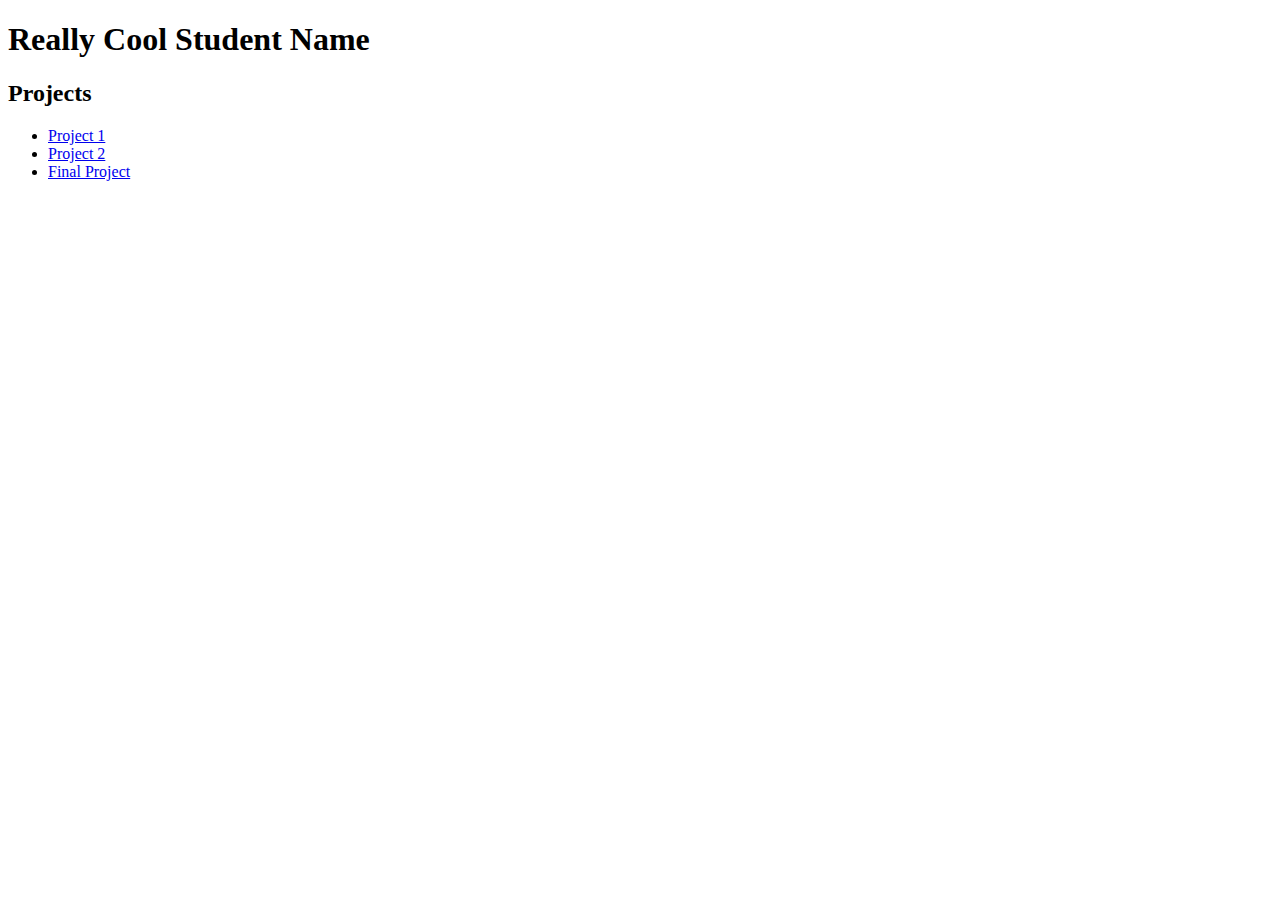
<file: index.html>
<!DOCTYPE html>
<html>

<head>
	<meta name="viewport" content="width=device-width, initial-scale=1">
	<title>Web Programming | STUDENT NAME | Projects</title>
</head>

<body>

	<h1>Really Cool Student Name</h1>

	<h2>Projects</h2>

	<ul>
		<li><a href="project1">Project 1</a></li>
		<li><a href="project2">Project 2</a></li>
		<li><a href="project3">Final Project</a></li>
	</ul>

</body>

</html>
</file>
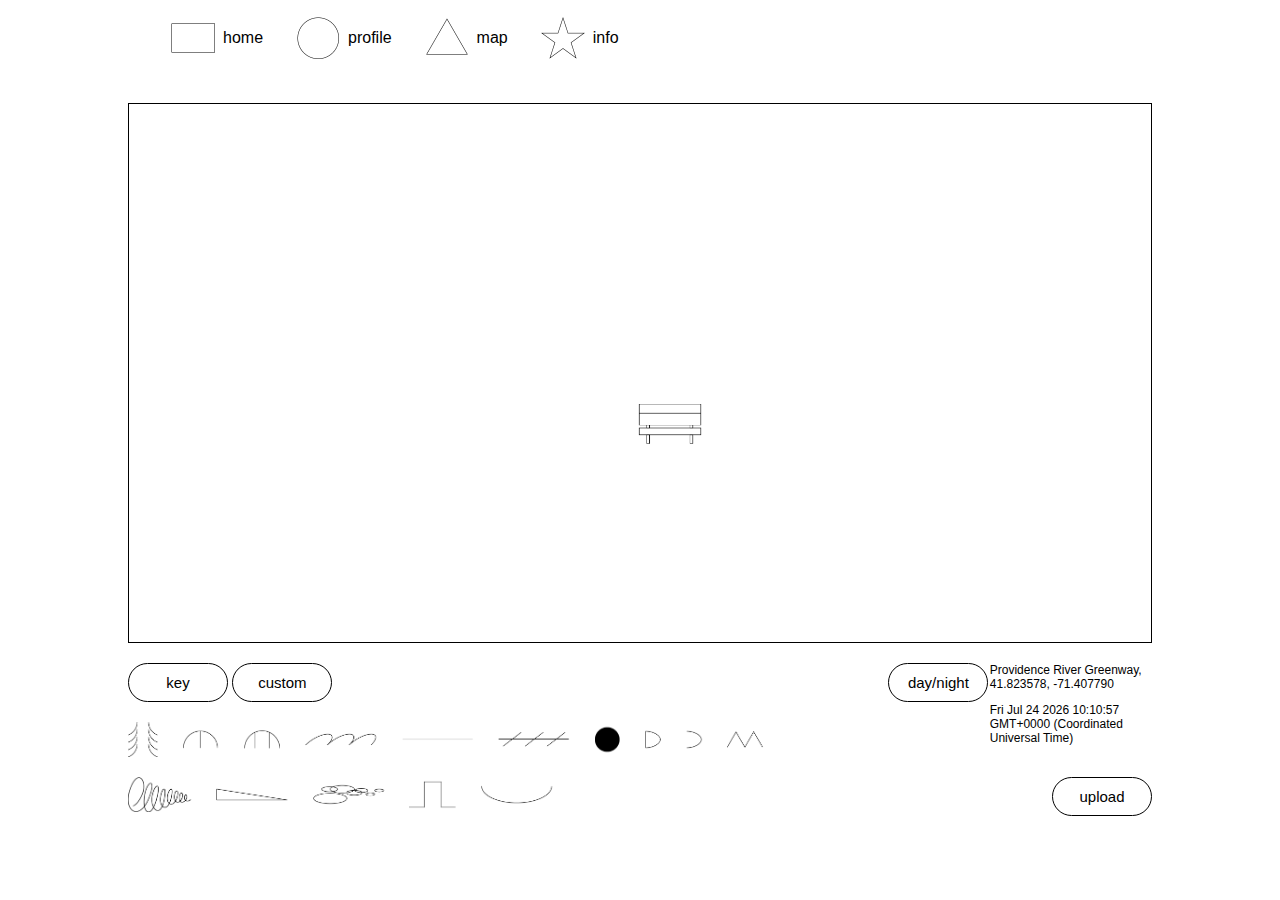
<file: Fixed Drag Code/index.html>
<!DOCTYPE html>
<html lang="en">
<link rel="stylesheet" href="style.css">

<head>
	<meta charset="UTF-8">
	<meta http-equiv="X-UA-Compatible" content="IE=edge">
	<meta name="viewport" content="width=device-width, initial-scale=1.0">
	<title>Document</title>

</head>


<nav>
		<ul>
			<li><img src = "assets/Frame 1.png"><a href="index.html">home</a></li>
			<li><img src = "assets/Frame 2.png"><a href="Profile.html">profile</a></li>
			<li><img src = "assets/Frame 3.png"><a href="Map.html">map</a></li>
			<li><img src = "assets/Frame 4.png"><a href="Info.html">info</a></li>
		</ul>
	</nav>


<body onmousemove="setMousePosition()">

	<div class="container" onmouseout="grabEnd()">
		<div id="frame">
				<img src="assets/Bench.png"
				width=80px;
				style="margin-left:49%;
				margin-top:300px;"
				border: 2px;>

		</div>

		<div class="tabs">
				<div>
					<button>key</button>
					<button>custom</button>



					<div class= "flexkey">

								<div id="key" class="key">
									<img src="assets/img1.png" onmousedown="addImg(1);playAudioAlt(1)">
									<img src="assets/img2.png" onmousedown="addImg(2);playAudioAlt(2)">
									<img src="assets/img3.png" onmousedown="addImg(3);playAudioAlt(3)">
									<img src="assets/img4.png" onmousedown="addImg(4);playAudioAlt(4)">
									<img src="assets/img5.png" onmousedown="addImg(5);playAudioAlt(5)">
									<img src="assets/img6.png" onmousedown="addImg(6);playAudioAlt(6)">
									<img src="assets/img7.png" onmousedown="addImg(7);playAudioAlt(7)">
									<img src="assets/img8.png" onmousedown="addImg(8);playAudioAlt(8)">
									<img src="assets/img9.png" onmousedown="addImg(9);playAudioAlt(9)">

									<img src="assets/img10.png" onmousedown="addImg(10);playAudioAlt(10)">
									<div class= "label">
										<p></p>
									<!-- <p>tree   two-footed animal</p> -->
									</div>
									<img src="assets/img11.png" onmousedown="addImg(11);playAudioAlt(11)">
									<img src="assets/img12.png" onmousedown="addImg(12);playAudioAlt(12)">
									<img src="assets/img13.png" onmousedown="addImg(13);playAudioAlt(13)">
									<img src="assets/img14.png" onmousedown="addImg(14);playAudioAlt(14)">
									<!-- <img src="assets/img15.png" onmousedown="addImg(15);playAudioAlt(15)"> -->
									<img src="assets/img16.png" onmousedown="addImg(16);playAudioAlt(16)">


									<!-- <img src="assets/img2.svg" onmousedown="addImg(2)">
									<img src="assets/img3.svg" onmousedown="addImg(3)">
									<img src="assets/img4.svg" onmousedown="addImg(4)">
									<img src="assets/img5.svg" onmousedown="addImg(5)"> -->



</div>

				</div>
		</div>


<div class= "background">
<!-- <button onclick="myFunction2()" class= "day">day</button> -->
<button onclick="myFunction()" class= "night">day/night</button>

</div>

		<div class="location">

				Providence River Greenway, 41.823578, -71.407790
				<p id = "date-time"></p>
				<p id = "date-day"></p>

				<div class="button-container">
			<button id = "upload">upload</button>

				</div>

		</div>


	<script>
		// Get the mouse coordinates to make the images draggable later on
		let mouseX = 0;
		let mouseY = 0;
		function setMousePosition() {
			let e = window.event;
			mouseX = e.clientX;
			mouseY = e.clientY;
		}

		let body = document.querySelector("body");
		let imageNumber = 0; // This is the current image number
		function addImg(key) {
			// Add new image to document
			body.innerHTML += `<img id="img${imageNumber}" class="image-draggable" src="assets/img${key}.png" onmousedown="grabStart(this);playAudio(this)" onmouseup="grabEnd()" data-imgid="${key}">`

			img = document.querySelector("#img"+imageNumber);
			img.style.left = (mouseX-20)+"px";
			img.style.top = (mouseY-20)+"px";
			grabStart(img);

			// Increment image number so that the next image has a unique ID
			imageNumber += 1;
		}

		// Start dragging
		let dragState;
		function grabStart(img) {
			dragState = setInterval(function() {
				img.style.left = (mouseX-20)+"px";
				img.style.top = (mouseY-20)+"px";
			}, 1);
		}
		// End dragging
		function grabEnd() {
			clearInterval(dragState);
		}

		//Date
		var dt = new Date();
    document.getElementById('date-time').innerHTML=dt;


		function playAudioAlt(num) {
			var audio = new Audio(`assets/audio${num}.mp3`);
			audio.play();
		}

		function playAudio(img) {
			let imgNumber = img.dataset.imgid;
			console.log(imgNumber);
			var audio = new Audio(`assets/audio${imgNumber}.mp3`);
			audio.play();
		}

		function myFunction() {
		  var element = document.getElementById('frame');
			console.log(element);
		  element.classList.toggle("dark-mode");
		}

		// function myFunction2() {
		// 	var element = document.getElementById('frame');
		// 	console.log(element);
		// 	element.classList.toggle("dark-mode2");
		// }

	</script>



</body>
				</div>
</html>
</file>
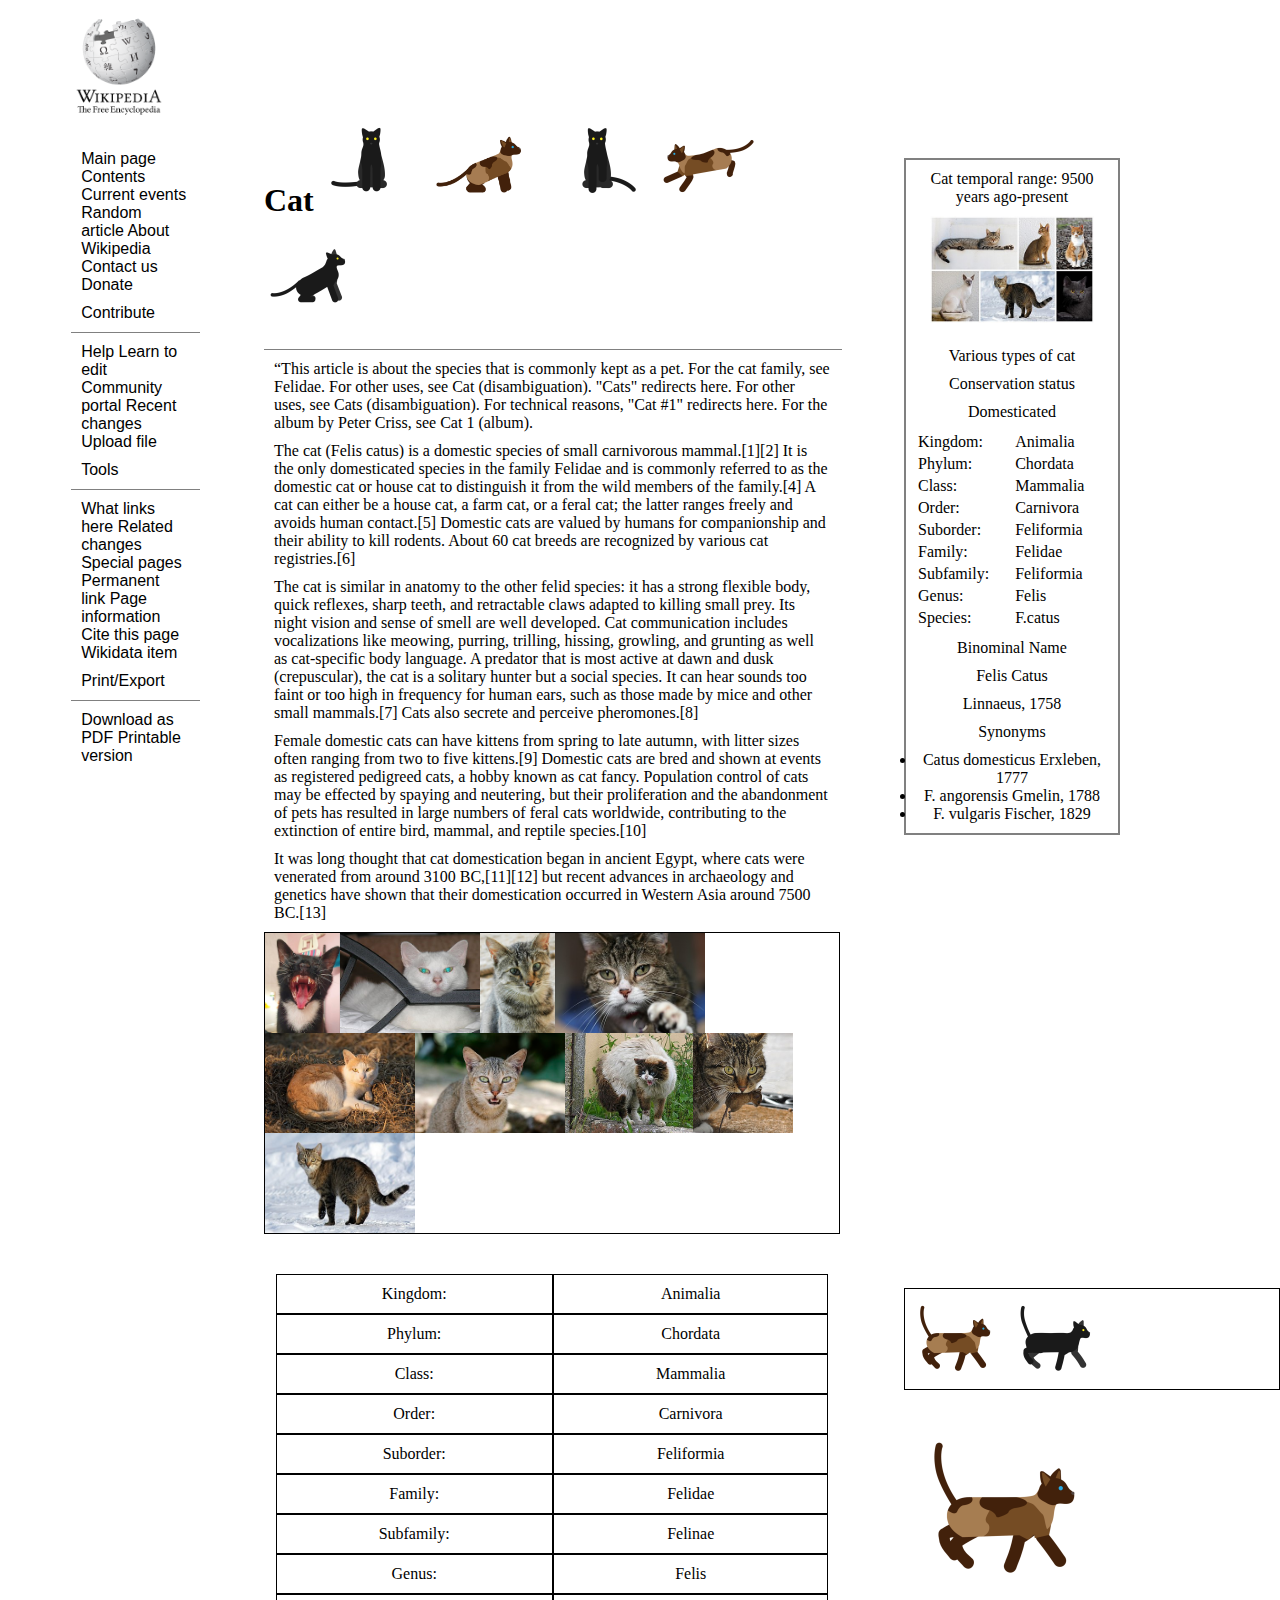
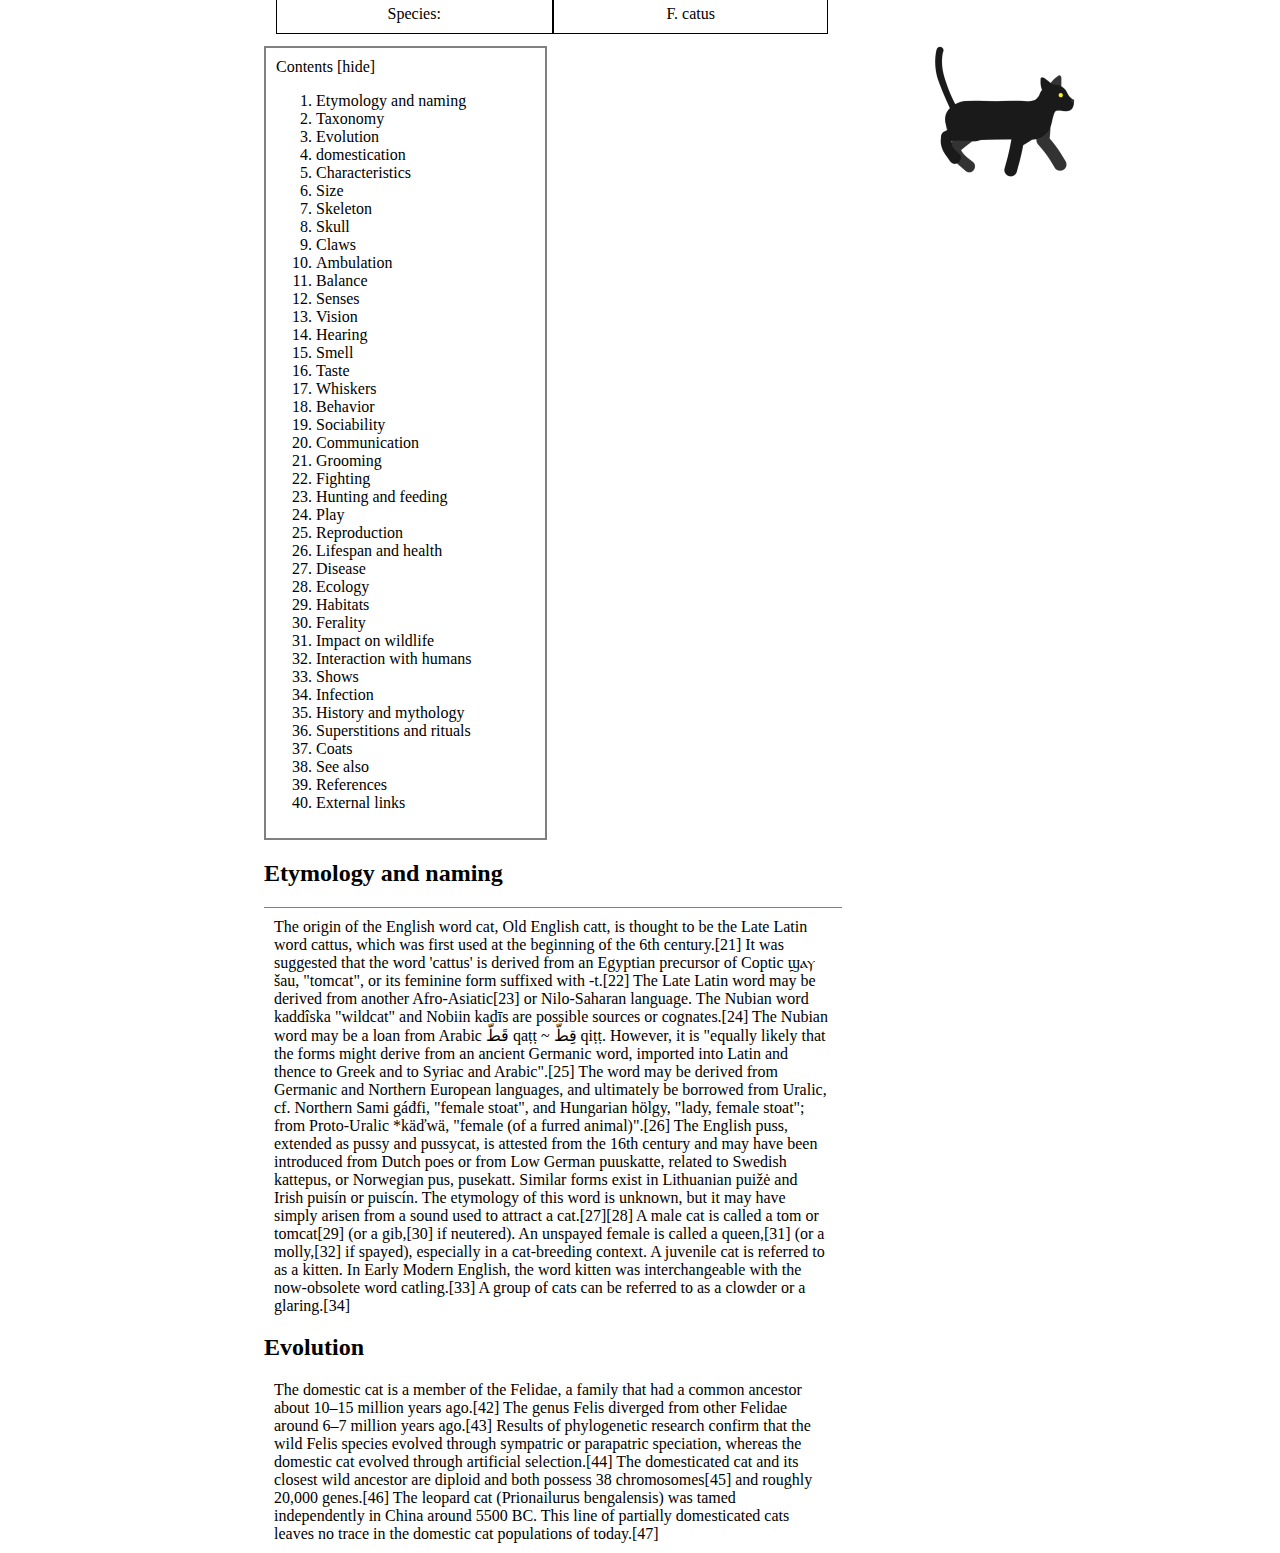
<file: project2/index.html>
<!-- <!DOCTYPE html>
<html>

<head>
	<meta name="viewport" content="width=device-width, initial-scale=1">
	<title>Web Programming | STUDENT NAME | Project 2</title>
</head>

<head>
	<style>
	body {margin:0;
	}
	.container{
		display:grid;
		grid-template-columsn: 1fr 1fr 1fr;
	}
	p{
		border:1px solid black;
		height: 300px;
		margin:0
	}
	</style>
</head>
<body>
	<div class="continer">
		<p>1</p>
		<p>2</p>
		<p>3</p>
	</div>
</body>


</html> -->
<!DOCTYPE html>
<html>
<head>
	<link rel="stylesheet" href="style.css">
</head>
<!-- <head>
	<meta name="viewport" content="width=device-width, initial-scale=1">
	<title>Web Programming | STUDENT NAME | Projects</title>
</head> -->

<body>

	<!-- <h1>Really Cool Student Name</h1>

	<h2>Projects</h2>

	<ul>
		<li><a href="project1">Project 1</a></li>
		<li><a href="project2">Project 2</a></li>
		<li><a href="project3">Final Project</a></li>
	</ul> -->
<div class="div1">
<img src="Wiki.png" width=76%>
<br></br>
<p>Main page
Contents
Current events
Random article
About Wikipedia
Contact us
Donate</p>
<p> Contribute</p>
<hr size="1" width="100%" color="grey">
<p> Help
Learn to edit
Community portal
Recent changes
Upload file</p>
<p> Tools</p>
<hr size="1" width="100%" color="grey">
<p>What links here
Related changes
Special pages
Permanent link
Page information
Cite this page
Wikidata item</p>
<p> Print/Export</p>
<hr size="1" width="100%" color="grey">
<p> Download as PDF
Printable version</p>
</div>

<div class="div2">
	<br></br>
	<br></br>
	<h1>Cat
		<img src= "Nero_Sitting_Forward.gif"
		width="100"
		Height="100">
		<img src= "Tonki_Sitting_Once_R.gif"
		width="110"
		Height="110">
		<img src= "Nero_Paws_v2.gif"
		width="100"
		height="100">
		<img src= "Tonki_Running_150.gif"
		width="100"
		height="100">
		<img src= "Nero_Sitting_Laying_R.gif"
		width="100"
		height="100">
	</h1>
	<hr size="1" width="100%" color="grey">
	<p>“This article is about the species that is commonly kept as a pet. For the cat family, see Felidae. For other uses, see Cat (disambiguation).
"Cats" redirects here. For other uses, see Cats (disambiguation).
For technical reasons, "Cat #1" redirects here. For the album by Peter Criss, see Cat 1 (album).</P>
	<p>The cat (Felis catus) is a domestic species of small carnivorous mammal.[1][2] It is the only domesticated species in the family Felidae and is commonly referred to as the domestic cat or house cat to distinguish it from the wild members of the family.[4] A cat can either be a house cat, a farm cat, or a feral cat; the latter ranges freely and avoids human contact.[5] Domestic cats are valued by humans for companionship and their ability to kill rodents. About 60 cat breeds are recognized by various cat registries.[6]</p>
	<p> The cat is similar in anatomy to the other felid species: it has a strong flexible body, quick reflexes, sharp teeth, and retractable claws adapted to killing small prey. Its night vision and sense of smell are well developed. Cat communication includes vocalizations like meowing, purring, trilling, hissing, growling, and grunting as well as cat-specific body language. A predator that is most active at dawn and dusk (crepuscular), the cat is a solitary hunter but a social species. It can hear sounds too faint or too high in frequency for human ears, such as those made by mice and other small mammals.[7] Cats also secrete and perceive pheromones.[8] </p>
	<p> Female domestic cats can have kittens from spring to late autumn, with litter sizes often ranging from two to five kittens.[9] Domestic cats are bred and shown at events as registered pedigreed cats, a hobby known as cat fancy. Population control of cats may be effected by spaying and neutering, but their proliferation and the abandonment of pets has resulted in large numbers of feral cats worldwide, contributing to the extinction of entire bird, mammal, and reptile species.[10] </P>
		<p> It was long thought that cat domestication began in ancient Egypt, where cats were venerated from around 3100 BC,[11][12] but recent advances in archaeology and genetics have shown that their domestication occurred in Western Asia around 7500 BC.[13] </P>
		<div class= "container">
			<img src="Cat1.jpg">
			<img src="Cat2.jfif">
			<img src="Cat3.jpg">
			<img src="Cat4.jpg">
			<img src="Cat5.jpg">
			<img src="Cat6.jpg">
			<img src="Cat7.jpg">
			<img src="Cat8.jpg">
			<img src="Cat9.jpg">

		</div>
		<div class= "gridcontainer">
			<div class= "griditem"> Kingdom:</div>
			<div class= "griditem"> Animalia</div>
			<div class= "griditem"> Phylum:</div>
			<div class= "griditem"> Chordata</div>
			<div class= "griditem"> Class:</div>
			<div class= "griditem"> Mammalia</div>
			<div class= "griditem"> Order:</div>
			<div class= "griditem"> Carnivora</div>
			<div class= "griditem"> Suborder:</div>
			<div class= "griditem"> Feliformia</div>
			<div class= "griditem"> Family:</div>
			<div class= "griditem"> Felidae</div>
			<div class= "griditem"> Subfamily:</div>
			<div class= "griditem"> Felinae </div>
			<div class= "griditem"> Genus:</div>
			<div class= "griditem"> Felis</div>
			<div class= "griditem"> Species:</div>
			<div class= "griditem"> F. catus</div>
</div>

	<div class="div4">
		Contents [hide]
		<ol>
			<li>Etymology and naming</li>
			<li>Taxonomy</li>
			<li>Evolution</li>
			<li>domestication</li>
			<li>Characteristics</li>
			<li>Size</li>
			<li>Skeleton</li>
			<li>Skull</li>
			<li>Claws</li>
			<li>Ambulation</li>
			<li>Balance</li>
			<li>Senses</li>
			<li>Vision</li>
			<li>Hearing</li>
			<li>Smell</li>
			<li>Taste</li>
			<li>Whiskers</li>
			<li>Behavior</li>
			<li>Sociability</li>
			<li>Communication</li>
			<li>Grooming</li>
			<li>Fighting</li>
			<li>Hunting and feeding</li>
			<li>Play</li>
			<li>Reproduction</li>
			<li>Lifespan and health</li>
			<li>Disease</li>
			<li>Ecology</li>
			<li>Habitats</li>
			<li>Ferality</li>
			<li>Impact on wildlife</li>
			<li>Interaction with humans</li>
			<li>Shows</li>
			<li>Infection</li>
			<li>History and mythology</li>
			<li>Superstitions and rituals</li>
			<li>Coats</li>
			<li>See also</li>
			<li>References</li>
			<li>External links</li>

		</ol>
	</div>

	<h2>Etymology and naming</h2>
	<hr size="1" width="100%" color="grey">
<p> The origin of the English word cat, Old English catt, is thought to be the Late Latin word cattus, which was first used at the beginning of the 6th century.[21] It was suggested that the word 'cattus' is derived from an Egyptian precursor of Coptic ϣⲁⲩ šau, "tomcat", or its feminine form suffixed with -t.[22] The Late Latin word may be derived from another Afro-Asiatic[23] or Nilo-Saharan language. The Nubian word kaddîska "wildcat" and Nobiin kadīs are possible sources or cognates.[24] The Nubian word may be a loan from Arabic قَطّ‎ qaṭṭ ~ قِطّ qiṭṭ. However, it is "equally likely that the forms might derive from an ancient Germanic word, imported into Latin and thence to Greek and to Syriac and Arabic".[25] The word may be derived from Germanic and Northern European languages, and ultimately be borrowed from Uralic, cf. Northern Sami gáđfi, "female stoat", and Hungarian hölgy, "lady, female stoat"; from Proto-Uralic *käďwä, "female (of a furred animal)".[26]
The English puss, extended as pussy and pussycat, is attested from the 16th century and may have been introduced from Dutch poes or from Low German puuskatte, related to Swedish kattepus, or Norwegian pus, pusekatt. Similar forms exist in Lithuanian puižė and Irish puisín or puiscín. The etymology of this word is unknown, but it may have simply arisen from a sound used to attract a cat.[27][28]
A male cat is called a tom or tomcat[29] (or a gib,[30] if neutered). An unspayed female is called a queen,[31] (or a molly,[32] if spayed), especially in a cat-breeding context. A juvenile cat is referred to as a kitten. In Early Modern English, the word kitten was interchangeable with the now-obsolete word catling.[33] A group of cats can be referred to as a clowder or a glaring.[34] </p>

<h2> Evolution </h2>
<p>The domestic cat is a member of the Felidae, a family that had a common ancestor about 10–15 million years ago.[42] The genus Felis diverged from other Felidae around 6–7 million years ago.[43] Results of phylogenetic research confirm that the wild Felis species evolved through sympatric or parapatric speciation, whereas the domestic cat evolved through artificial selection.[44] The domesticated cat and its closest wild ancestor are diploid and both possess 38 chromosomes[45] and roughly 20,000 genes.[46] The leopard cat (Prionailurus bengalensis) was tamed independently in China around 5500 BC. This line of partially domesticated cats leaves no trace in the domestic cat populations of today.[47] </p>


<!-- <h2>Charts</h2>
<hr size="1" width="100%" color="grey">
	<table>
	  <tr>
	    <th>Chart(1996-1997)</th>
	    <th>Peak Position</th>
	  </tr>
	  <tr>
	    <td>Australia (ARIA)</td>
	    <td style= "text-align: center; background:#dddddd;">25</td>
	  </tr>
	  <tr>
	    <td>Germany (Official German Charts)</td>
	    <td style= "text-align: center; background:#dddddd;">87</td>
	  </tr>
	  <tr>
	    <td>Netherlands (Single Top 100 Tipparade)</td>
	    <td style= "text-align: center; background:#dddddd;">18</td>
	  </tr>
	  <tr>
	    <td>New Zealand (Recorded Music NZ)</td>
	    <td style= "text-align: center; background:#dddddd;">46</td>
	  </tr>
	  <tr>
	    <td>Scotland (OCC)</td>
	    <td style= "text-align: center; background:#dddddd;">64</td>
	  </tr>
	  <tr>
	    <td>UK Singles (OCC)</td>
	    <td style= "text-align: center; background:#dddddd;">62</td>
	  </tr>
	</table> -->
	<!-- <h2>Release history</h2>
	<hr size="1" width="100%" color="grey">

	<table>
	  <tr>
	    <th>Region</th>
	    <th>Date</th>
			<th>Formats(s)</th>
			<th>Labels(s)</th>
			<th>Ref.</th>
	  </tr>
	  <tr>
	    <td>Ireland</td>
	    <td style= "text-align: center; background:#dddddd;">September 1996</td>
			<td style= "text-align: center; background:#dddddd;">--</td>
			<td style= "text-align: center; background:#dddddd;">143 Atlantic Lava</td>
			<td style= "text-align: center; background:#dddddd;">[9]</td>

	  </tr>
	  <tr>
	    <td>United Kingdom</td>
	    <td style= "text-align: center; background:#dddddd;">20 January 1997</td>
			<td style= "text-align: center; background:#dddddd;">CD cassette</td>
			<td style= "text-align: center; background:#dddddd;">143 Atlantic Lava</td>
<td style= "text-align: center; background:#dddddd;">[10]</td>
	  </tr>
	  <tr>

	</table> -->


		</div>
</div>

<div class="div3">
	<p style="margin: 0px 0px 10px 0px;"> Cat temporal range: 9500 years ago-present </p>
	<img src="Cat_poster_1.jpg" width="85%" style="margin: 0px 0px 10px 0px;">
<p>Various types of cat</p>
<p>Conservation status</p>
<p>Domesticated</p>

<table>
  <tr>
    <td style="padding:2px; border-style : hidden;">Kingdom:</td>
    <td style="padding:2px; border-style : hidden;">Animalia</td>
  </tr>
  <tr >
    <td style="padding:2px; border-style : hidden;">Phylum:</td>
    <td style="padding:2px; border-style : hidden;">Chordata</td>
  </tr>
  <tr>
    <td style="padding:2px; border-style : hidden;">Class:</td>
    <td style="padding:2px; border-style : hidden;">Mammalia</td>
  </tr>
  <tr>
    <td style="padding:2px; border-style : hidden;">Order:</td>
    <td style="padding:2px; border-style : hidden;">Carnivora</td>
  </tr>
  <tr>
    <td style="padding:2px; border-style : hidden;">Suborder:</td>
    <td style="padding:2px; border-style : hidden;">Feliformia</td>
  </tr>
  <tr>
    <td style="padding:2px; border-style : hidden;">Family:</td>
    <td style="padding:2px; border-style : hidden;">Felidae</td>
  </tr>
  <tr>
    <td style="padding:2px; border-style : hidden;">Subfamily:</td>
    <td style="padding:2px; border-style : hidden;">Feliformia</td>
  </tr>
	<tr>
		<td style="padding:2px; border-style : hidden;">Genus:</td>
		<td style="padding:2px; border-style : hidden;">Felis</td>
	</tr>
	<tr>
		<td style="padding:2px; border-style : hidden;">Species:</td>
		<td style="padding:2px; border-style : hidden;">F.catus</td>
	</tr>
</table>
<p>Binominal Name</p>
<p>Felis Catus</p>
<p>Linnaeus, 1758 </p>
<p>Synonyms </p>
<li>Catus domesticus Erxleben, 1777</li>
<li>F. angorensis Gmelin, 1788 </li>
<li>F. vulgaris Fischer, 1829 </li>


</div>
<div class= "div5">
	<div class= "container">
		<img src= "Tonki_Walk_Faster_R_200.gif">
		<img src= "Nero_Walk_Faster_R_200.gif">
	</div>
	<div class= "container2">
		<img src= "Tonki_Walk_Faster_R_200.gif">
		<img src= "Nero_Walk_Faster_R_200.gif">
	</div>


</div>
</body>

</html>

<!-- <img src="testimage.jpg">
<p>
	IT WORKEDIT WORKEDIT WORKEDIT WORKEDIT WORKEDIT WORKED
	<head>
	  <link rel="stylesheet"herf="style.css">

<style>
.fittext {
	max-width:500px;
	width:100%
	padding:20px;
	border:10px solid black
}
</style>

<body>

box sizing
<div class="fittext">
	<h1> it finally worked</h1>
</div> -->
</file>
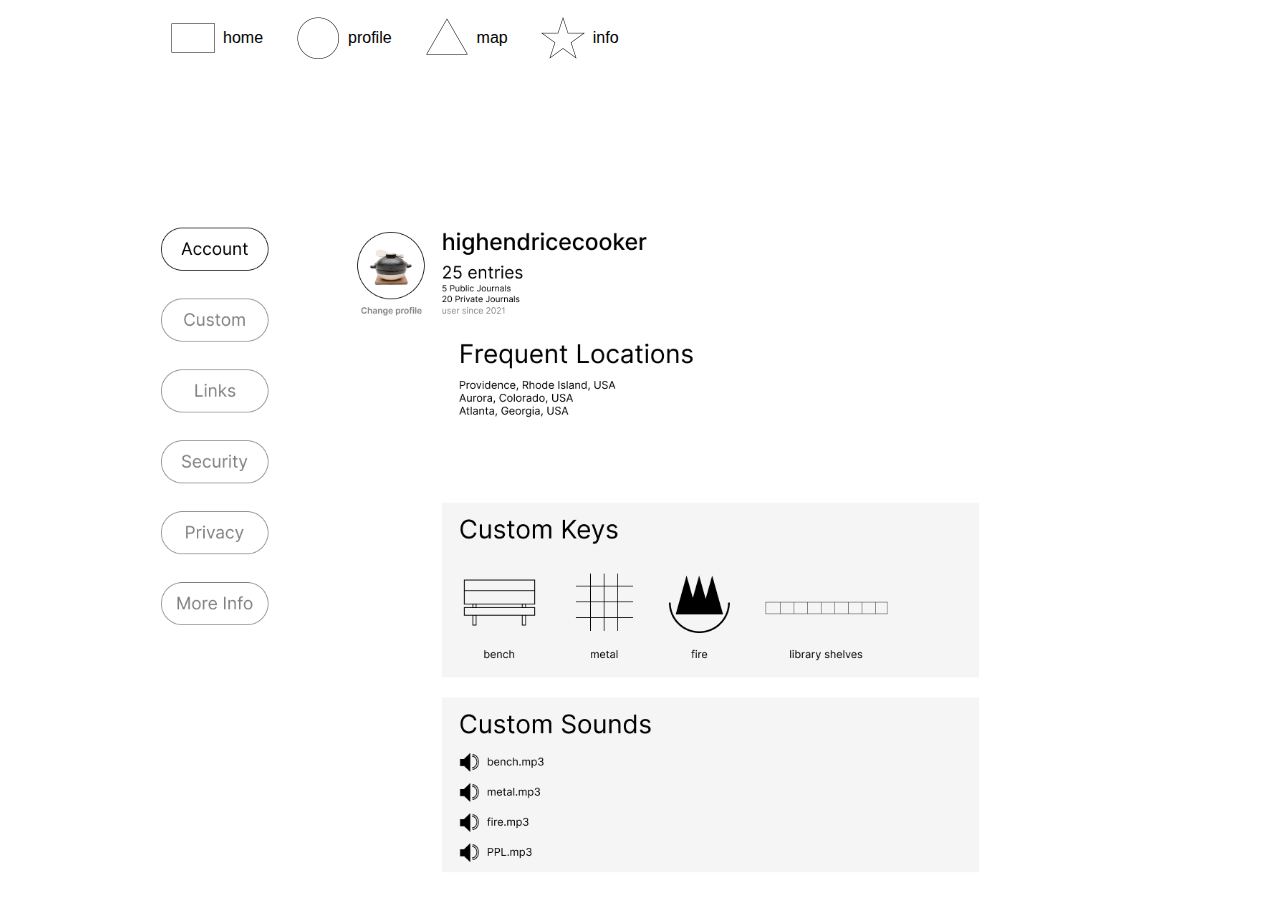
<file: Fixed Drag Code/Info.html>
<html lang="en">
<link rel="stylesheet" href="style.css">

<head>
	<meta charset="UTF-8">
	<meta http-equiv="X-UA-Compatible" content="IE=edge">
	<meta name="viewport" content="width=device-width, initial-scale=1.0">
	<title>Document</title>

</head>
<nav>
		<ul>
			<li><img src = "assets/Frame 1.png"><a href="index.html">home</a></li>
			<li><img src = "assets/Frame 2.png"><a href="Profile.html">profile</a></li>
			<li><img src = "assets/Frame 3.png"><a href="Map.html">map</a></li>
			<li><img src = "assets/Frame 4.png"><a href="Info.html">info</a></li>
		</ul>
	</nav>

<body>
  <img class= "profile" src="assets/settings account.png" style="height: 800px;">
</file>
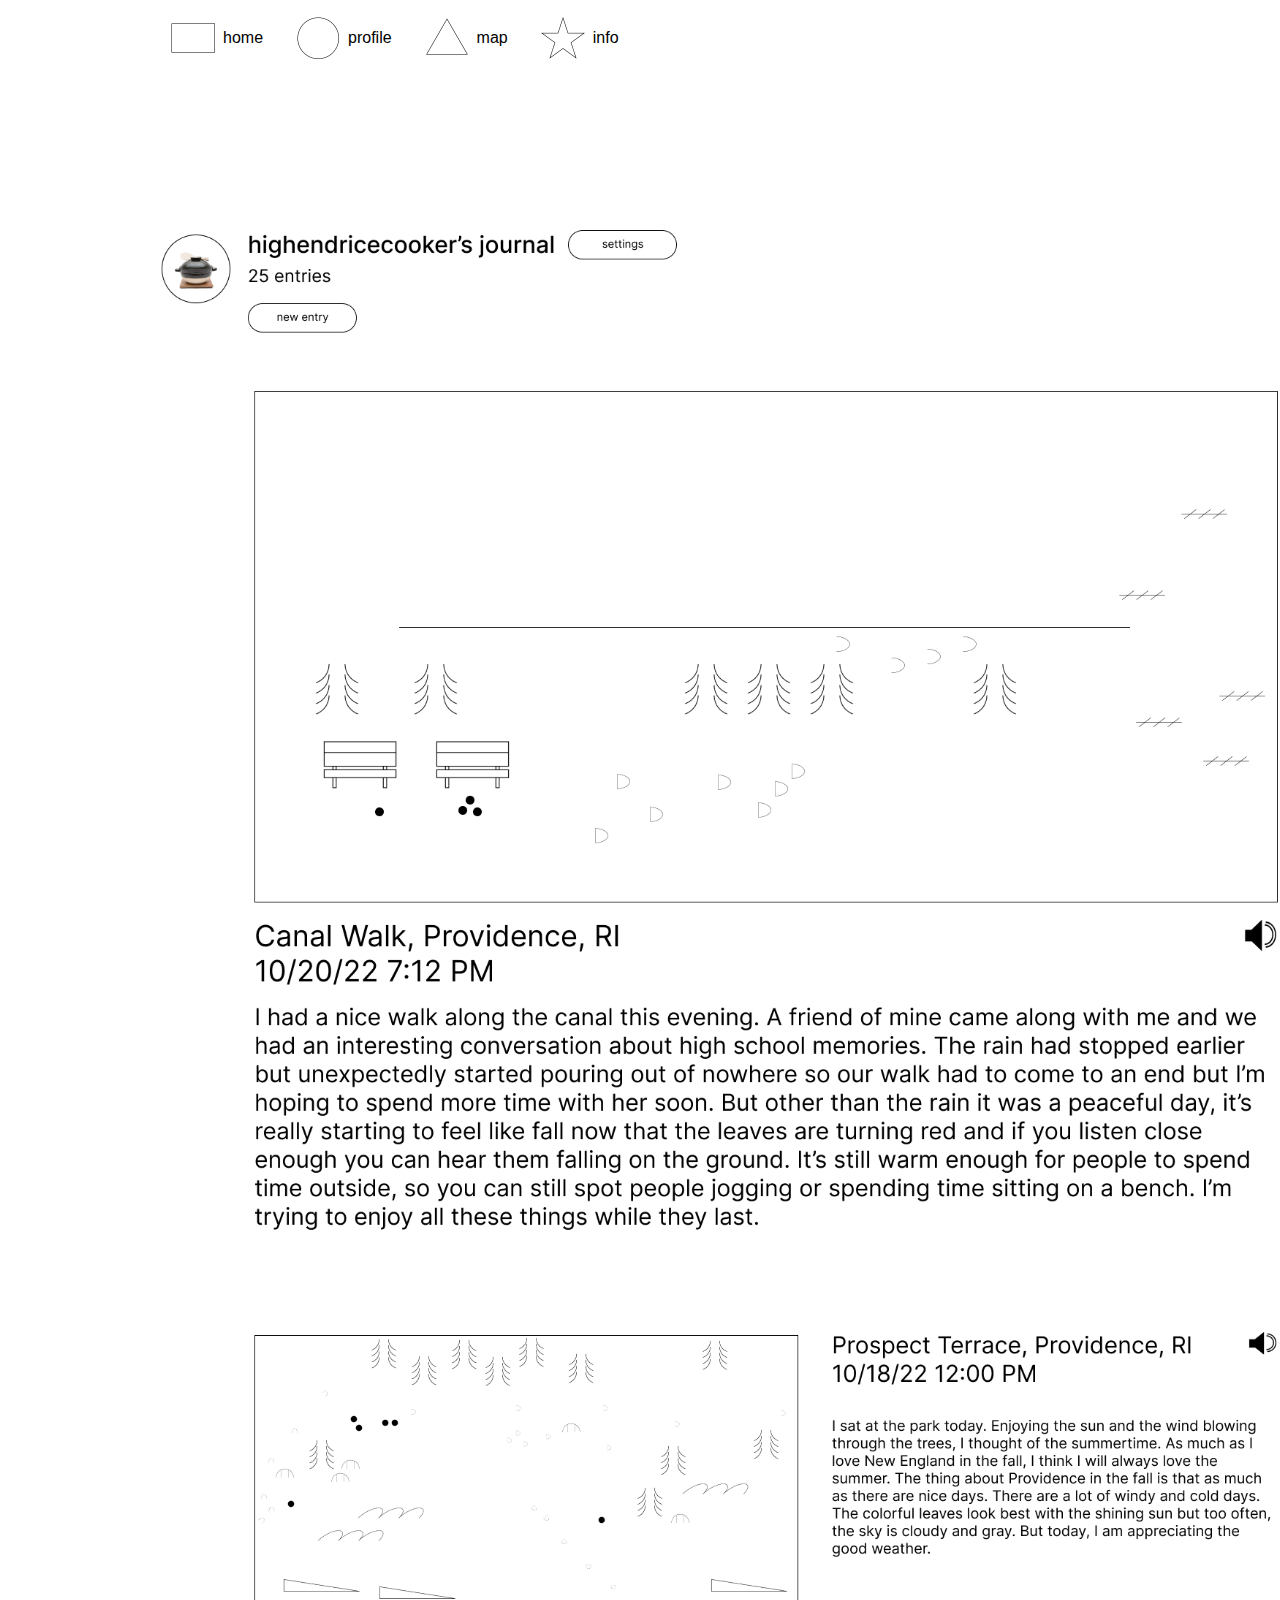
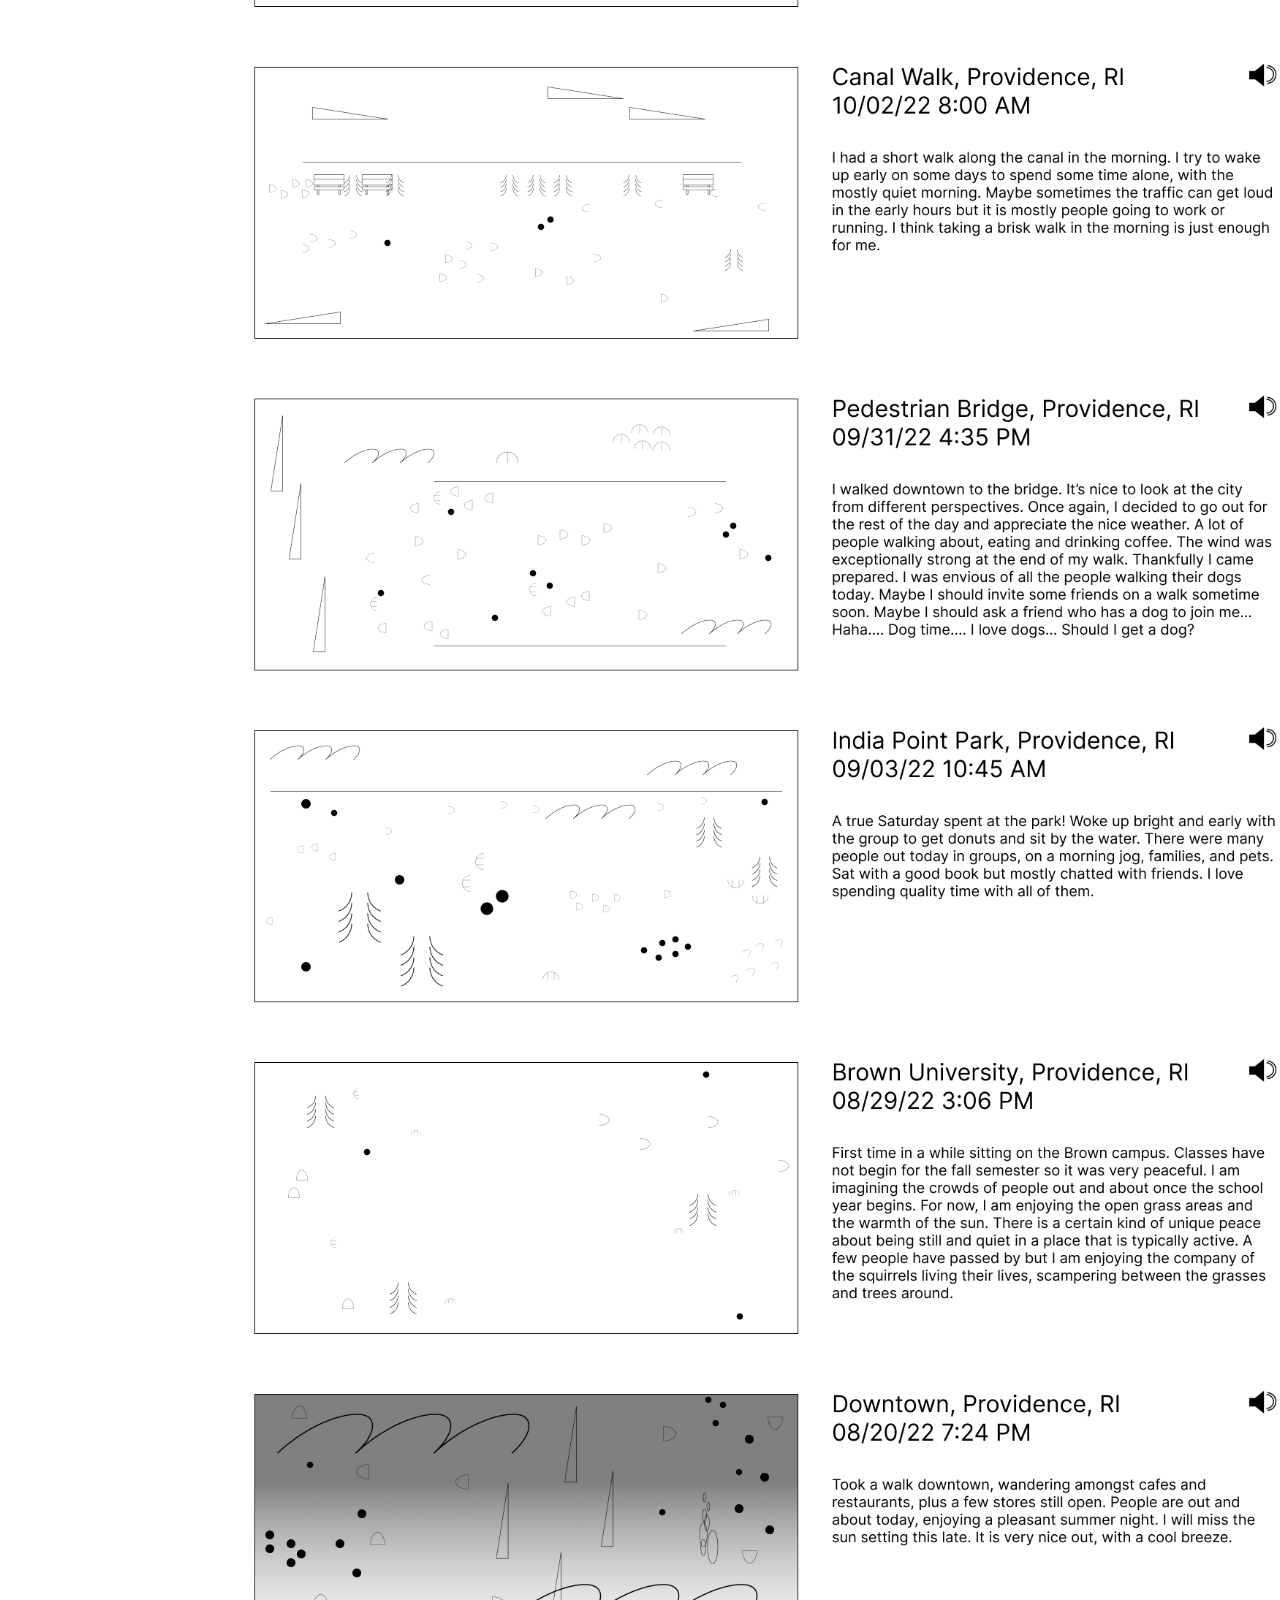
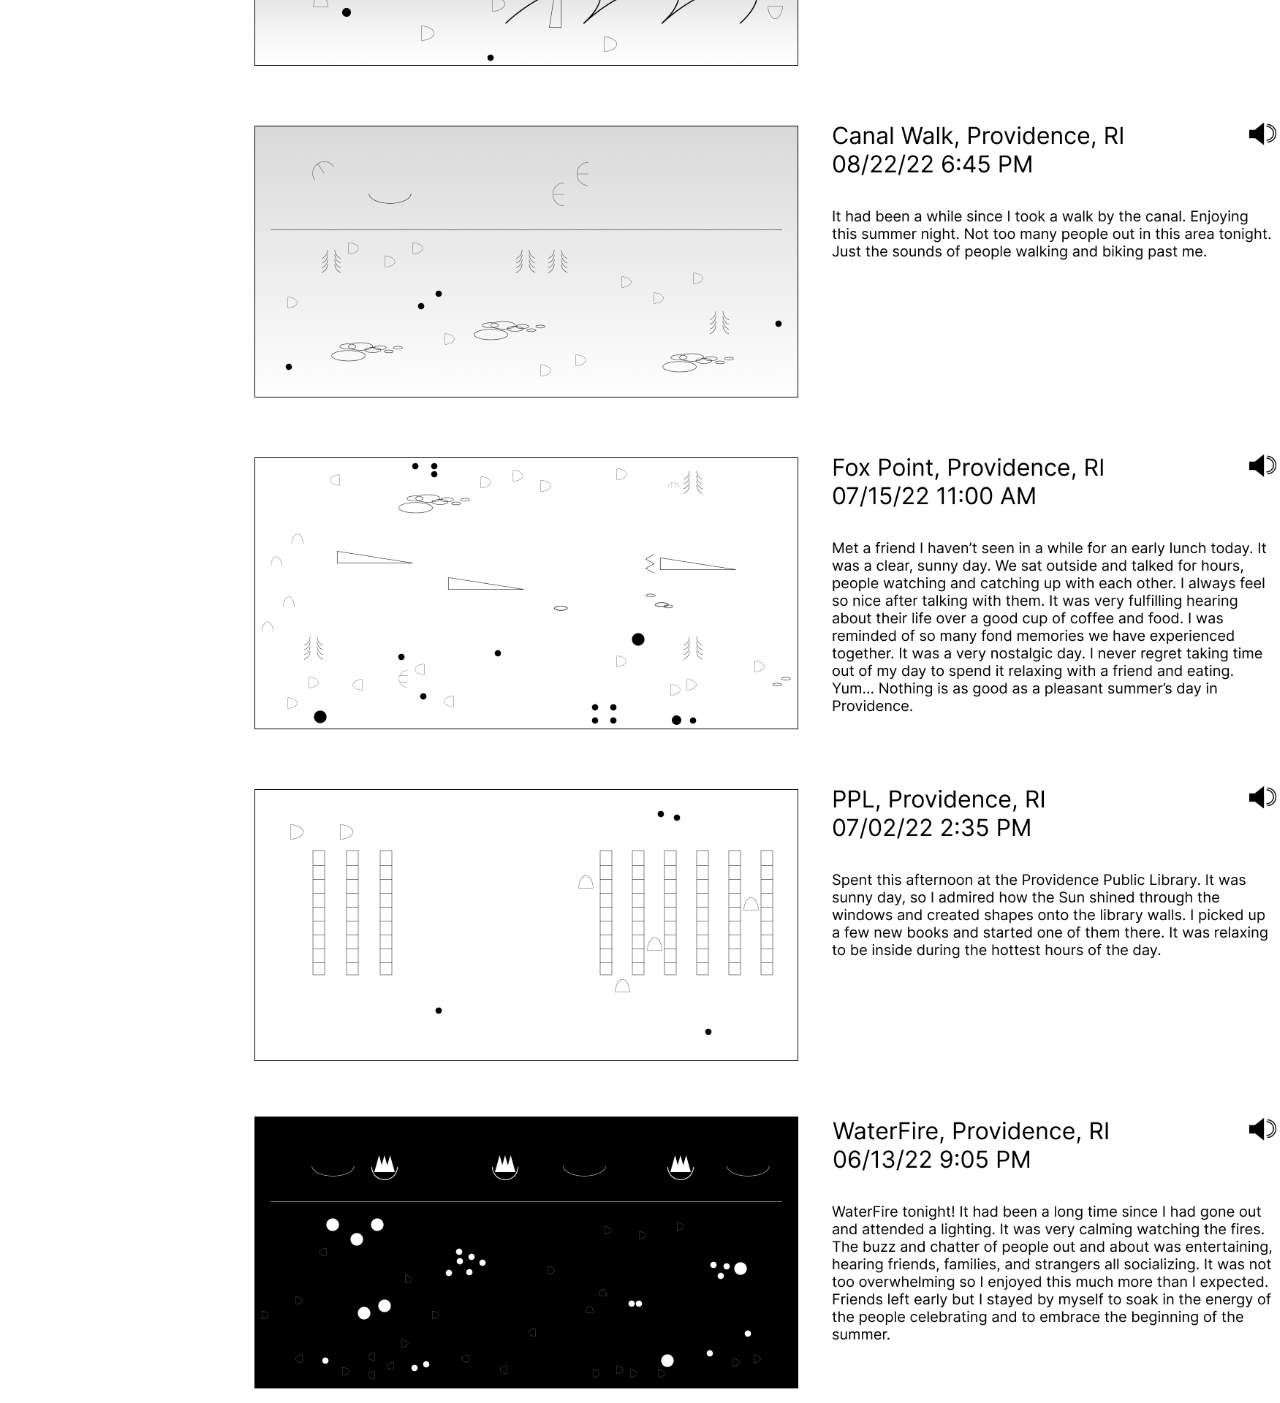
<file: Fixed Drag Code/Profile.html>
<html lang="en">
<link rel="stylesheet" href="style.css">
<head>
	<meta charset="UTF-8">
	<meta http-equiv="X-UA-Compatible" content="IE=edge">
	<meta name="viewport" content="width=device-width, initial-scale=1.0">
	<title>Document</title>

</head>
<nav>
		<ul>
			<li><img src = "assets/Frame 1.png"><a href="index.html">home</a></li>
			<li><img src = "assets/Frame 2.png"><a href="Profile.html">profile</a></li>
			<li><img src = "assets/Frame 3.png"><a href="Map.html">map</a></li>
			<li><img src = "assets/Frame 4.png"><a href="Info.html">info</a></li>
		</ul>
	</nav>
<body>
  <img class= "profile" src="assets/profile page 2.png"
  style="height: 4500px;">
<!-- <script>
  // When the user scrolls the page, execute myFunction
window.onscroll = function() {myFunction()};

// Get the navbar
var navbar = document.getElementById("navbar");

// Get the offset position of the navbar
var sticky = navbar.offsetTop;

// Add the sticky class to the navbar when you reach its scroll position. Remove "sticky" when you leave the scroll position
function myFunction() {
  if (window.pageYOffset >= sticky) {
    navbar.classList.add("sticky")
  } else {
    navbar.classList.remove("sticky");
  }
}
</script> -->
</body>
</html>
</file>
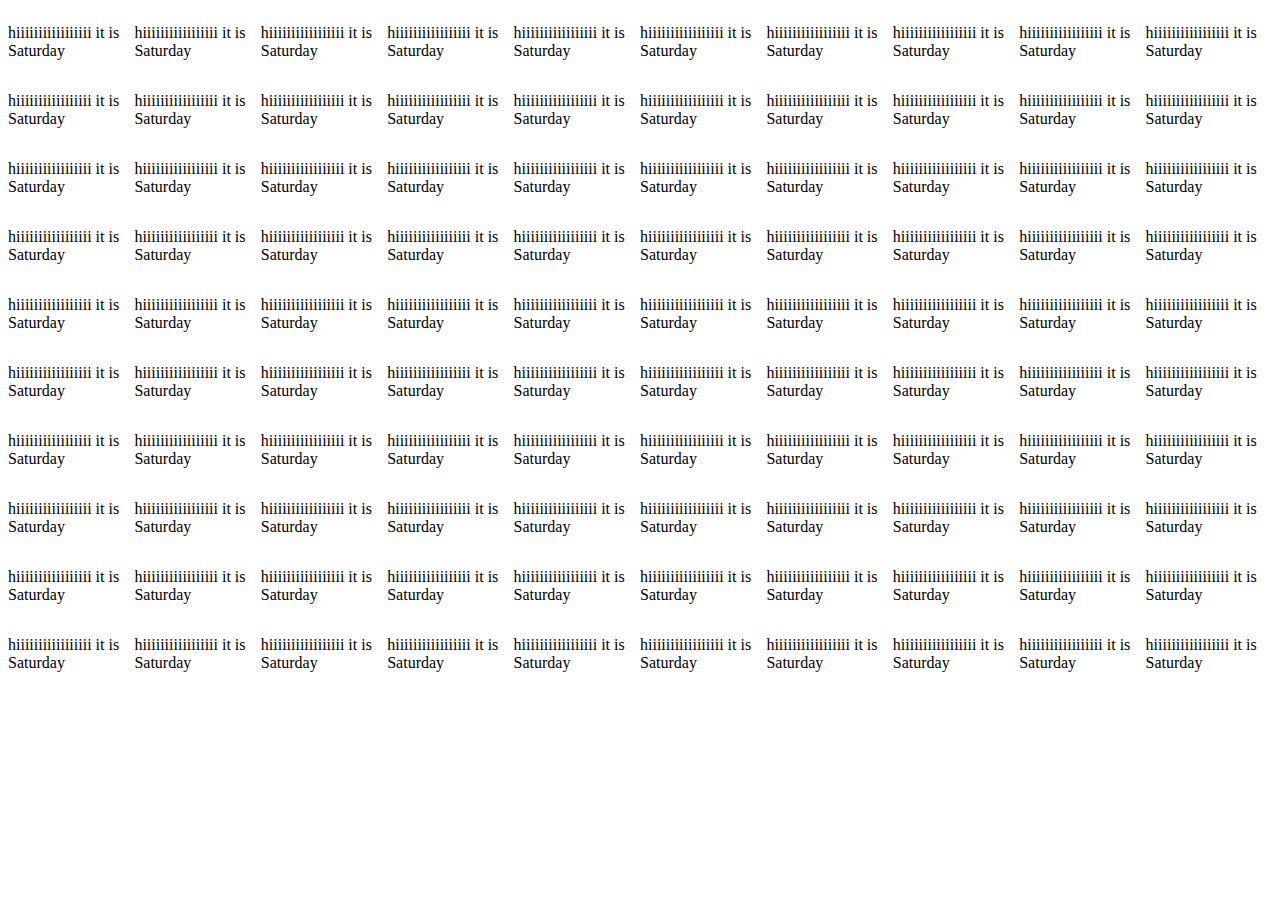
<file: js/Code2.html>
<html>
<head>
<style>
  .gridNew {

    display: grid;
    grid-template-columns: repeat(10, 1fr); 
  }
p{
  transition: 1s;
}
  </style>
  </head>

<body>
    <div id="container" class="gridNew"></div>

  <script>
    let grid = document.querySelector("#container");

let count=0;
    while (count < 100) {
      grid.innerHTML += "<p>hiiiiiiiiiiiiiiiii it is Saturday</p>";
      count = count+1;
      console.log("loop anything");
    }
console.log("it's over!");

let all3= document.querySelectorAll("p");
console.log(all3);

setInterval(function () {
  let loopNumber =0;
  while (loopNumber < 100) {
    all3[loopNumber].style.fontSize = (Math.random()*15)+"px";
    // all3[loopNumber].style.transition = (Math.random()*15)+"px"
    all3[loopNumber].style.letterspacing = (Math.random()*15)+"px";
    let redNumber= Math.random()*255;
    let greenNumber= Math.random()*255;
    let blueNumber= Math.random()*255;
    all3[loopNumber].style.color = `rgb(${redNumber}, ${greenNumber},${blueNumber})`
    loopNumber = loopNumber +1;
  }
}, 1000);
</script>
</body>
</html>
</file>
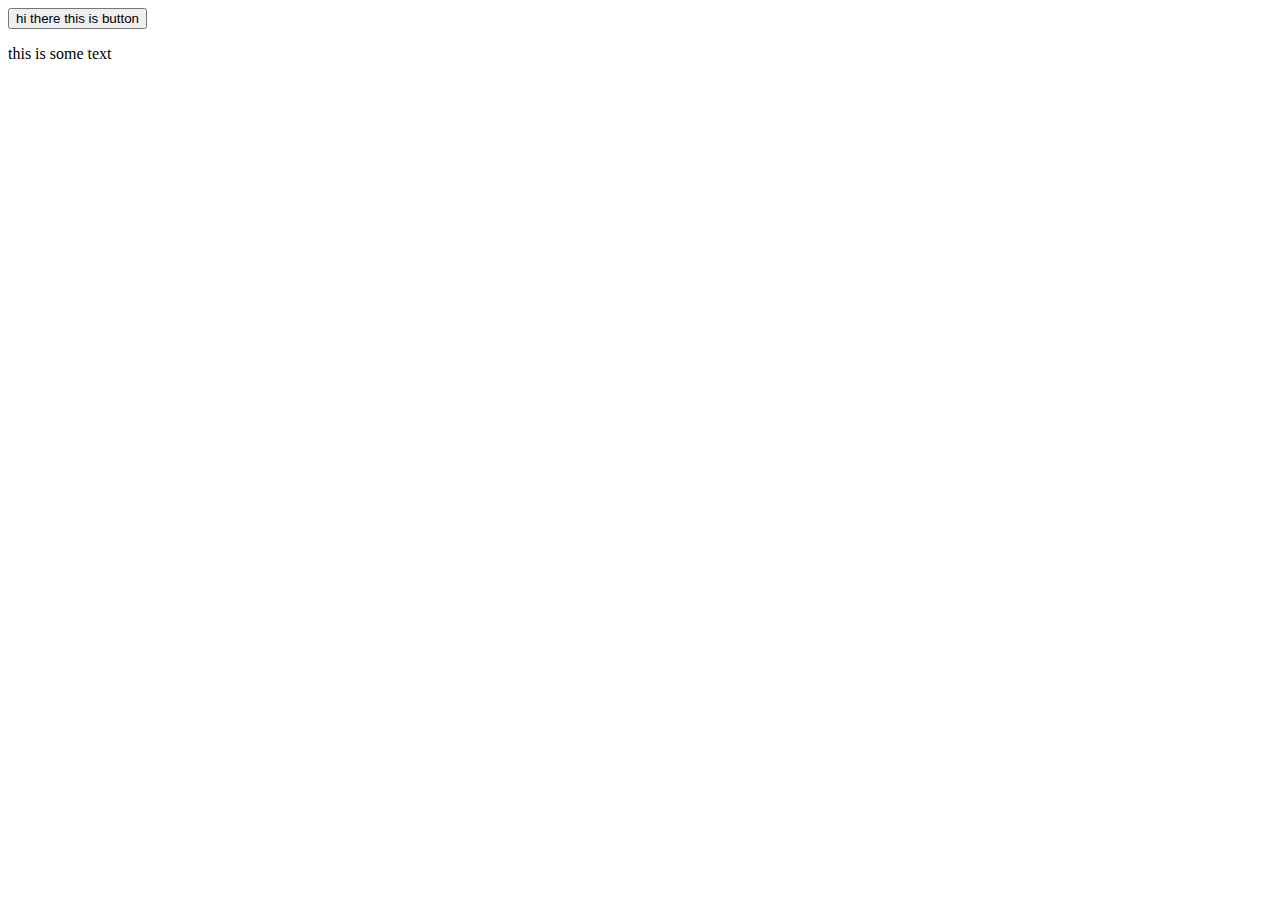
<file: project3/index-DESKTOP-CONV9DO.html>
<!-- <!DOCTYPE html>
<html>

<head>
	<meta name="viewport" content="width=device-width, initial-scale=1">
	<title>Web Programming | STUDENT NAME | Final Project</title>
</head>

<body> -->

	<!-- Put your code here! -->

</body>

</html>
	<head>
		<style>
		.container {
			width:100vw;
			height:100vh;
			}
			.newClass1 {
				background-color: blue;
			}
			</style>
		</head>
		<body>
			<div class= "container">
				<button onclick-"darkmode()"> hi there this is button</button>
				<p>this is some text</p>
			</div>


	<script src="script.js"></script>
</body>
</html>
</file>
<file: Fixed Drag Code/style.css>
* {
  box-sizing: border-box;
}


body{
    font-family: sans-serif;
    margin: 0;
    margin-left: 10%;
    margin-right: 10%;
    margin-top: 1%;
}

header{
  width: 100%;

}

.container {
  width: 100%;
  overflow-x: hidden;
}

.flexkey{
  display:flex;
}

/* .flex-child {
    flex: 1;
}

.flex-child:first-child {
    margin-right: 20px;
} */


.key {
  margin-top: 0px;
  padding: 20px 0 20px 0;
  gap: 30px;
  width:100%;
}

.key img {
  height: 35px;
  cursor: grab;
  user-drag: none;
  -webkit-user-drag: none;
  user-select: none;
  -moz-user-select: none;
  -webkit-user-select: none;
  -ms-user-select: none;
}

.image-draggable {
  position: absolute;
  height: 50px;
  cursor: grab;
  user-drag: none;
  -webkit-user-drag: none;
  user-select: none;
  -moz-user-select: none;
  -webkit-user-select: none;
  -ms-user-select: none;
}

.image-draggable:hover {
  transform: scale(1.5);
}
.image-draggable:active {
  cursor:grabbing;
}

nav {
  background-color: #fff;
  width: 100%;
}

ul {
  margin: 0;
  padding-top: 0px;
  padding-bottom: 40px;
  display: flex;
  list-style-type: none;
  gap: 30px;
}

li {
  display: flex;
  align-items: center;
  justify-content: center;
  gap: 5px;
  line-height: 1em;
}

nav a {
  text-decoration: none;
  color: black;
}

li img{
  width:50px;
  height:50px;
}

/* .pre-key{
  width:500px;
  padding: 30px 0 30px 0;
} */

.tabs{
  margin-top: 20px;
    display:grid;
    grid-template-columns: .75fr .10fr .16fr ;
    width: 100%;

}



button{
  font-size: 15px;
  width: 100px;
  background: white;
  border: 1px solid black;
  border-radius: 100px;
  padding: 10px;
  cursor: pointer;
}

button:hover{
  background:black;
  color:white;
  transition: 0.1s;
}

a: visited{
  color: black;
}

/* .box{
  margin-top: 50%;
  margin-bottom: 50px;
  margin-left: 10%;
  margin-right: 10%;
  border: solid black;
  height: 900px;
} */

.info{
  position:relative;
  margin-left:75%;
  padding-top: 2%;
  list-style: none;
}

#frame {
  width: 100%;
  height: 540px;
  border: 1.5px solid black;
  background-color: white;
  color: black;

}

.button-container{
width:100%;
margin-top: 20%;
display:flex;
justify-content: flex-end;
}

.location {

  font-size: 12px;
}

/* .label {

  font-size: 12px;
} */

.dark-mode {
  background-color: rgba(0,0,0,0.5) !important;
  color: white !important;
}

/* .dark-mode2 {
  background-color: white !important;
  color: black !important;
} */
/* background: rgba(0,0,0,0.5); */

.settings {
  display:grid;
  grid-template-columns: .20fr 1fr ;
  width: 100%;
}

/* #navbar{
  .sticky {
  position: fixed;
  top: 0;
  width: 100%;
}

.sticky + .content {
  padding-top: 60px;
} */
</file>
<file: project2/style.css>
body{font-family:"Times New Roman", Times, serif;}
.div1{font-family:"Roboto", sans-serif;
  width:10%;
  margin-left:  5%;
float:left;
}
.div2{font-family:"Times New Roman", Times, serif;
  width:45%;
  margin-left:  20%;
  margin-right: 40%;
  position: absolute;
}
.div3{font-family:"Times New Roman", Times, serif;
  width:15%;
  margin-left:  70%;
  border:2px solid gray;
  height:auto;
  margin-top: 150px;
  padding: 10px;
  text-align: center;
  position: absolute;
}
  .div4{font-family:"Times New Roman", Times, serif;
  width:45%;
  margin:  0;
  border:2px solid gray;
  padding:10px;
}
p{margin:10px;
}
table {
  font-family: "Times New Roman", Times, serif;
  border-collapse: collapse;
  width: 100%;
}

th{
border: 1px solid black;
  text-align: center;
  padding: 8px;
}
td {
  border: 1px solid black;
  text-align: left;
  padding: 8px;
}

.container{
  display:flex;
  border: 1px solid black;
  flex-wrap: wrap;
margin-bottom: 5%;
}
.container img{
  height: 100px;
}

.gridcontainer{
  display:grid;
  padding: 2%;
  grid-template-columns: auto auto;
}

.griditem{
  border: 1px solid black;
  padding: 10px;
  text-align: center;
}

.div5{
  margin-left: 70%;
  margin-top: 100%;
  position: absolute;

}

.container2 img{
  height: 200px;
}
</file>
